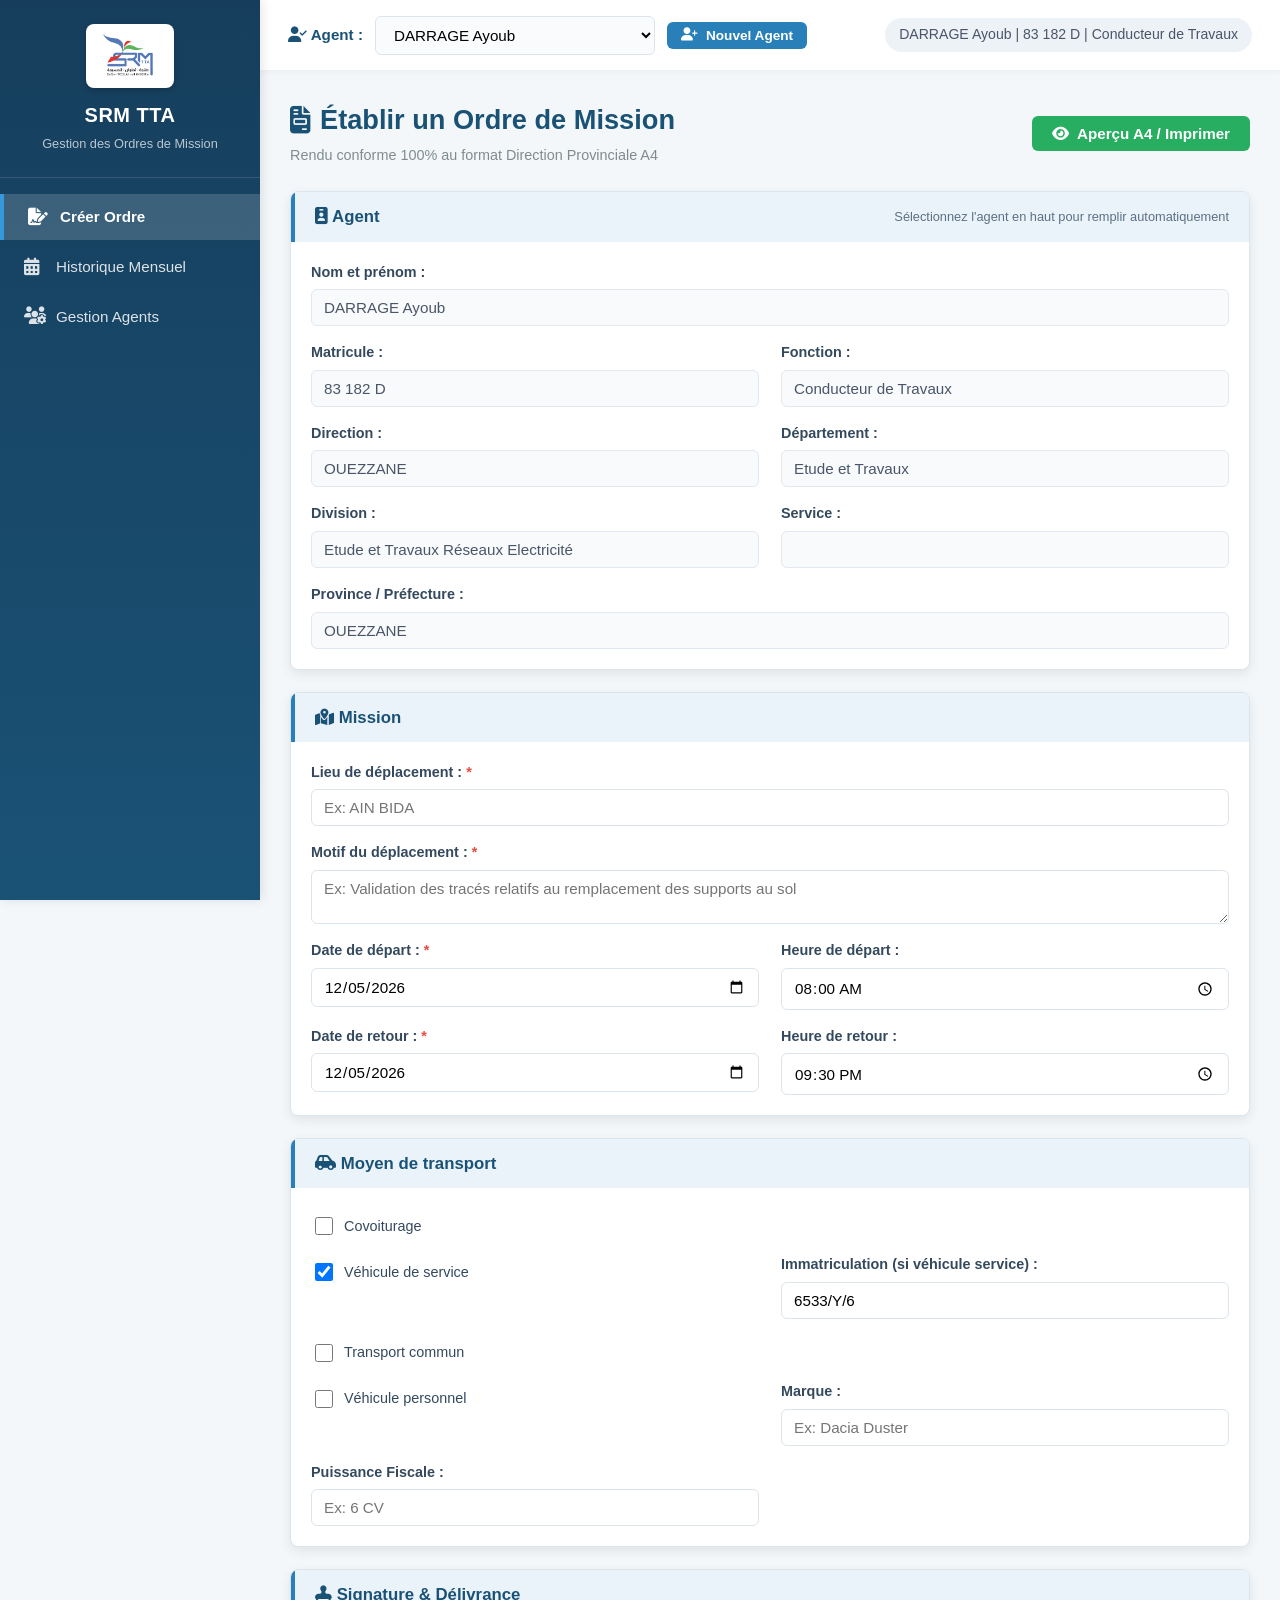
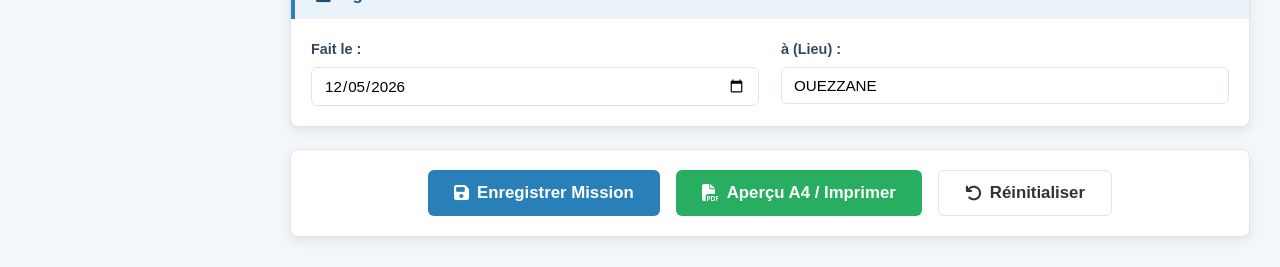
<file: index.html>
<!DOCTYPE html>
<html lang="fr">
<head>
    <meta charset="UTF-8">
    <meta name="viewport" content="width=device-width, initial-scale=1.0">
    <meta name="theme-color" content="#1a5276">
    <title>Ordre de Mission - SRM TTA</title>
    <link rel="manifest" href="manifest.json">
    <link rel="apple-touch-icon" href="assets/logo.png">
    <link rel="stylesheet" href="css/style.css">
    <link rel="stylesheet" href="css/font-awesome.min.css">
    <link rel="stylesheet" href="https://cdnjs.cloudflare.com/ajax/libs/font-awesome/6.5.0/css/all.min.css">
    <!-- Local offline library first, CDN fallback -->
    <script src="js/html2pdf.bundle.min.js"></script>
    <script>
        if (typeof html2pdf === 'undefined') {
            document.write('<script src="https://cdnjs.cloudflare.com/ajax/libs/html2pdf.js/0.10.1/html2pdf.bundle.min.js"><\\/script>');
        }
    </script>
    <script src="js/logo_data.js"></script>
    <script>
        // Register Service Worker for 100% offline access
        if ('serviceWorker' in navigator) {
            window.addEventListener('load', () => {
                navigator.serviceWorker.register('sw.js')
                    .then(reg => console.log('Service Worker installé pour le mode Hors-Ligne', reg))
                    .catch(err => console.log('SW erreur', err));
            });
        }
    </script>
</head>
<body>

    <!-- ===== SIDEBAR ===== -->
    <aside class="sidebar" id="sidebar">
        <div class="sidebar-header">
            <div class="sidebar-logo-container">
                <img src="assets/logo.png" alt="Logo SRM TTA" class="sidebar-logo">
            </div>
            <h2>SRM TTA</h2>
            <p class="sidebar-subtitle">Gestion des Ordres de Mission</p>
        </div>
        <nav class="sidebar-nav">
            <button class="nav-btn active" data-view="new" onclick="App.switchView('new')">
                <i class="fas fa-file-signature"></i>
                <span>Créer Ordre</span>
            </button>
            <button class="nav-btn" data-view="history" onclick="App.switchView('history')">
                <i class="fas fa-calendar-alt"></i>
                <span>Historique Mensuel</span>
            </button>
            <button class="nav-btn" data-view="users" onclick="App.switchView('users')">
                <i class="fas fa-users-cog"></i>
                <span>Gestion Agents</span>
            </button>
        </nav>
    </aside>

    <!-- ===== MAIN CONTENT ===== -->
    <main class="main-content">

        <!-- Top Bar -->
        <header class="top-bar">
            <button class="menu-toggle" id="menu-toggle" onclick="App.toggleSidebar()">
                <i class="fas fa-bars"></i>
            </button>
            <div class="user-bar">
                <div class="user-select-group">
                    <label for="active-user-select"><i class="fas fa-user-check"></i> Agent :</label>
                    <select id="active-user-select" onchange="Users.selectActiveUser(this.value)">
                        <option value="">-- Choisir un agent (Remplissage Auto) --</option>
                    </select>
                    <button type="button" class="btn btn-sm btn-primary" onclick="Users.openModal()">
                        <i class="fas fa-user-plus"></i> <span class="hide-mobile">Nouvel Agent</span>
                    </button>
                </div>
                <div class="active-user-info" id="active-user-info"></div>
            </div>
        </header>

        <!-- ===== VIEW: NOUVEL ORDRE ===== -->
        <div id="view-new" class="view active">
            <div class="view-header">
                <div>
                    <h1><i class="fas fa-file-invoice"></i> Établir un Ordre de Mission</h1>
                    <p class="view-subtitle">Rendu conforme 100% au format Direction Provinciale A4</p>
                </div>
                <div class="header-actions">
                    <button type="button" class="btn btn-secondary" onclick="Missions.previewAndPrint()">
                        <i class="fas fa-eye"></i> Aperçu A4 / Imprimer
                    </button>
                </div>
            </div>

            <form id="mission-form" class="mission-form" onsubmit="Missions.save(event)">
                <input type="hidden" id="mission-id" value="">

                <!-- Section Agent -->
                <div class="form-section">
                    <div class="form-section-title">
                        <span><i class="fas fa-id-badge"></i> Agent</span>
                        <span class="section-hint">Sélectionnez l'agent en haut pour remplir automatiquement</span>
                    </div>
                    <div class="form-grid">
                        <div class="form-group full-width">
                            <label>Nom et prénom :</label>
                            <input type="text" id="m-nom" readonly placeholder="Auto-rempli via la barre d'agent">
                        </div>
                        <div class="form-group">
                            <label>Matricule :</label>
                            <input type="text" id="m-matricule" readonly>
                        </div>
                        <div class="form-group">
                            <label>Fonction :</label>
                            <input type="text" id="m-fonction" readonly>
                        </div>
                        <div class="form-group">
                            <label>Direction :</label>
                            <input type="text" id="m-direction" readonly>
                        </div>
                        <div class="form-group">
                            <label>Département :</label>
                            <input type="text" id="m-departement" readonly>
                        </div>
                        <div class="form-group">
                            <label>Division :</label>
                            <input type="text" id="m-division" readonly>
                        </div>
                        <div class="form-group">
                            <label>Service :</label>
                            <input type="text" id="m-service" readonly>
                        </div>
                        <div class="form-group full-width">
                            <label>Province / Préfecture :</label>
                            <input type="text" id="m-province" readonly>
                        </div>
                    </div>
                </div>

                <!-- Section Mission -->
                <div class="form-section">
                    <div class="form-section-title">
                        <span><i class="fas fa-map-marked-alt"></i> Mission</span>
                    </div>
                    <div class="form-grid">
                        <div class="form-group full-width">
                            <label>Lieu de déplacement : <span class="required">*</span></label>
                            <input type="text" id="m-lieu" required placeholder="Ex: AIN BIDA">
                        </div>
                        <div class="form-group full-width">
                            <label>Motif du déplacement : <span class="required">*</span></label>
                            <textarea id="m-motif" required rows="2" placeholder="Ex: Validation des tracés relatifs au remplacement des supports au sol"></textarea>
                        </div>
                        <div class="form-group">
                            <label>Date de départ : <span class="required">*</span></label>
                            <input type="date" id="m-date-depart" required>
                        </div>
                        <div class="form-group">
                            <label>Heure de départ :</label>
                            <input type="time" id="m-heure-depart" value="08:00">
                        </div>
                        <div class="form-group">
                            <label>Date de retour : <span class="required">*</span></label>
                            <input type="date" id="m-date-retour" required>
                        </div>
                        <div class="form-group">
                            <label>Heure de retour :</label>
                            <input type="time" id="m-heure-retour" value="21:30">
                        </div>
                    </div>
                </div>

                <!-- Section Moyen de transport -->
                <div class="form-section">
                    <div class="form-section-title">
                        <span><i class="fas fa-car-side"></i> Moyen de transport</span>
                    </div>
                    <div class="form-grid">
                        <div class="form-group full-width">
                            <label class="checkbox-label">
                                <input type="checkbox" id="m-covoiturage">
                                <span>Covoiturage</span>
                            </label>
                        </div>
                        <div class="form-group">
                            <label class="checkbox-label">
                                <input type="checkbox" id="m-vehicule-service" checked>
                                <span>Véhicule de service</span>
                            </label>
                        </div>
                        <div class="form-group">
                            <label>Immatriculation (si véhicule service) :</label>
                            <input type="text" id="m-vehicule-service-num" value="6533/Y/6" placeholder="Ex: 6533/Y/6">
                        </div>
                        <div class="form-group full-width">
                            <label class="checkbox-label">
                                <input type="checkbox" id="m-transport-commun">
                                <span>Transport commun</span>
                            </label>
                        </div>
                        <div class="form-group">
                            <label class="checkbox-label">
                                <input type="checkbox" id="m-vehicule-perso">
                                <span>Véhicule personnel</span>
                            </label>
                        </div>
                        <div class="form-group">
                            <label>Marque :</label>
                            <input type="text" id="m-vehicule-perso-marque" placeholder="Ex: Dacia Duster">
                        </div>
                        <div class="form-group">
                            <label>Puissance Fiscale :</label>
                            <input type="text" id="m-puissance-fiscale" placeholder="Ex: 6 CV">
                        </div>
                    </div>
                </div>

                <!-- Section Lieu et Date -->
                <div class="form-section">
                    <div class="form-section-title">
                        <span><i class="fas fa-stamp"></i> Signature & Délivrance</span>
                    </div>
                    <div class="form-grid">
                        <div class="form-group">
                            <label>Fait le :</label>
                            <input type="date" id="m-date-creation">
                        </div>
                        <div class="form-group">
                            <label>à (Lieu) :</label>
                            <input type="text" id="m-lieu-creation" placeholder="Ex: OUEZZANE">
                        </div>
                    </div>
                </div>

                <div class="form-actions">
                    <button type="submit" class="btn btn-primary btn-lg">
                        <i class="fas fa-save"></i> Enregistrer Mission
                    </button>
                    <button type="button" class="btn btn-secondary btn-lg" onclick="Missions.previewAndPrint()">
                        <i class="fas fa-file-pdf"></i> Aperçu A4 / Imprimer
                    </button>
                    <button type="button" class="btn btn-outline btn-lg" onclick="Missions.resetForm()">
                        <i class="fas fa-undo"></i> Réinitialiser
                    </button>
                </div>
            </form>
        </div>

        <!-- ===== VIEW: HISTORIQUE ===== -->
        <div id="view-history" class="view">
            <div class="view-header">
                <div>
                    <h1><i class="fas fa-history"></i> Historique des Ordres de Mission</h1>
                    <p class="view-subtitle">Consultez, réimprimez ou téléchargez les ordres par mois</p>
                </div>
            </div>

            <div class="history-controls">
                <div class="month-filter">
                    <button type="button" class="btn btn-sm btn-outline" onclick="History.prevMonth()">
                        <i class="fas fa-chevron-left"></i> Mois Précédent
                    </button>
                    <span class="month-label" id="history-month-label"></span>
                    <button type="button" class="btn btn-sm btn-outline" onclick="History.nextMonth()">
                        Mois Suivant <i class="fas fa-chevron-right"></i>
                    </button>
                </div>
                <div class="history-stats" id="history-stats"></div>
            </div>

            <div class="history-list" id="history-list"></div>
        </div>

        <!-- ===== VIEW: AGENTS ===== -->
        <div id="view-users" class="view">
            <div class="view-header">
                <div>
                    <h1><i class="fas fa-users"></i> Annuaire des Agents</h1>
                    <p class="view-subtitle">Enregistrez chaque agent une fois pour le remplissage automatique 1-clic</p>
                </div>
                <button type="button" class="btn btn-primary" onclick="Users.openModal()">
                    <i class="fas fa-user-plus"></i> Ajouter un Agent
                </button>
            </div>

            <div class="users-list" id="users-list"></div>
        </div>

    </main>

    <!-- ===== MODAL: AGENT ===== -->
    <div class="modal-overlay" id="modal-user" onclick="Users.closeModal(event)">
        <div class="modal" onclick="event.stopPropagation()">
            <div class="modal-header">
                <h2 id="modal-user-title"><i class="fas fa-user-plus"></i> Ajouter un Agent</h2>
                <button type="button" class="modal-close" onclick="Users.closeModal()">&times;</button>
            </div>
            <form id="user-form" onsubmit="Users.saveUser(event)">
                <input type="hidden" id="u-id" value="">
                <div class="form-grid">
                    <div class="form-group full-width">
                        <label>Nom et prénom : <span class="required">*</span></label>
                        <input type="text" id="u-nom" required placeholder="Ex: DARRAGE Ayoub">
                    </div>
                    <div class="form-group">
                        <label>Matricule : <span class="required">*</span></label>
                        <input type="text" id="u-matricule" required placeholder="Ex: 83 182 D">
                    </div>
                    <div class="form-group">
                        <label>Fonction : <span class="required">*</span></label>
                        <input type="text" id="u-fonction" required placeholder="Ex: Conducteur de Travaux">
                    </div>
                    <div class="form-group">
                        <label>Direction : <span class="required">*</span></label>
                        <input type="text" id="u-direction" required placeholder="Ex: OUEZZANE">
                    </div>
                    <div class="form-group">
                        <label>Département : <span class="required">*</span></label>
                        <input type="text" id="u-departement" required placeholder="Ex: Etude et Travaux">
                    </div>
                    <div class="form-group">
                        <label>Division : <span class="required">*</span></label>
                        <input type="text" id="u-division" required placeholder="Ex: Etude et Travaux Réseaux Electricité">
                    </div>
                    <div class="form-group">
                        <label>Service :</label>
                        <input type="text" id="u-service" placeholder="Ex: Service Exploitation">
                    </div>
                    <div class="form-group full-width">
                        <label>Province / Préfecture : <span class="required">*</span></label>
                        <input type="text" id="u-province" required placeholder="Ex: OUEZZANE">
                    </div>
                </div>
                <div class="form-actions">
                    <button type="submit" class="btn btn-primary">
                        <i class="fas fa-save"></i> Enregistrer l'Agent
                    </button>
                    <button type="button" class="btn btn-outline" onclick="Users.closeModal()">
                        Annuler
                    </button>
                </div>
            </form>
        </div>
    </div>

    <!-- ===== MODAL: APERÇU 100% A4 ===== -->
    <div class="modal-overlay modal-preview-overlay" id="modal-preview" onclick="PDF.closePreview(event)">
        <div class="modal modal-preview" onclick="event.stopPropagation()">
            <div class="modal-header">
                <h2><i class="fas fa-file-pdf"></i> Aperçu A4 Conforme 100%</h2>
                <div class="preview-actions">
                    <button type="button" class="btn btn-primary" onclick="PDF.exportPDF()">
                        <i class="fas fa-download"></i> Télécharger PDF A4
                    </button>
                    <button type="button" class="btn btn-secondary" onclick="PDF.print()">
                        <i class="fas fa-print"></i> Imprimer
                    </button>
                    <button type="button" class="modal-close" onclick="PDF.closePreview()">&times;</button>
                </div>
            </div>
            <div class="preview-container" id="preview-container">
                <!-- Exact A4 container generated here -->
            </div>
        </div>
    </div>

    <!-- ===== PRINT TEMPLATE (pour impression navigateur) ===== -->
    <div id="print-template" class="print-template"></div>

    <!-- TOAST NOTIFICATIONS -->
    <div class="toast-container" id="toast-container"></div>

    <script src="js/demo_data.js"></script>
    <script src="js/users.js"></script>
    <script src="js/missions.js"></script>
    <script src="js/pdf.js"></script>
    <script src="js/app.js"></script>
</body>
</html>
</file>
<file: css/style.css>
:root {
    --primary-color: #1a5276;
    --secondary-color: #2980b9;
    --tertiary-color: #3498db;
    --light-blue: #ebf3fa;
    --success-color: #27ae60;
    --danger-color: #e74c3c;
    --text-dark: #2c3e50;
    --text-light: #7f8c8d;
    --bg-color: #f4f7f9;
    --white: #ffffff;
    --border-color: #dce4ec;
    --shadow: 0 4px 12px rgba(0, 0, 0, 0.08);
    --transition: all 0.25s ease-in-out;
}

*, *::before, *::after {
    box-sizing: border-box;
}

body {
    margin: 0;
    font-family: -apple-system, BlinkMacSystemFont, "Segoe UI", Roboto, "Helvetica Neue", Arial, sans-serif;
    background-color: var(--bg-color);
    color: var(--text-dark);
    line-height: 1.5;
}

/* Sidebar */
.sidebar {
    width: 260px;
    height: 100vh;
    background: linear-gradient(180deg, #163e5c 0%, #1a5276 100%);
    color: var(--white);
    position: fixed;
    left: 0;
    top: 0;
    z-index: 100;
    display: flex;
    flex-direction: column;
    transition: var(--transition);
    box-shadow: 2px 0 10px rgba(0,0,0,0.1);
}

.sidebar-header {
    padding: 24px 20px;
    display: flex;
    flex-direction: column;
    align-items: center;
    border-bottom: 1px solid rgba(255, 255, 255, 0.12);
}

.sidebar-logo-container {
    background-color: #ffffff;
    padding: 8px 14px;
    border-radius: 8px;
    display: flex;
    align-items: center;
    justify-content: center;
    margin-bottom: 12px;
    box-shadow: 0 2px 6px rgba(0,0,0,0.2);
}

.sidebar-logo {
    height: 48px;
    width: auto;
    object-fit: contain;
}

.sidebar-header h2 {
    margin: 0;
    font-size: 1.25rem;
    font-weight: 700;
    letter-spacing: 0.5px;
}

.sidebar-subtitle {
    margin: 4px 0 0 0;
    font-size: 0.8rem;
    color: rgba(255,255,255,0.7);
}

.sidebar-nav {
    display: flex;
    flex-direction: column;
    padding: 16px 0;
    gap: 4px;
    flex-grow: 1;
}

.nav-btn {
    padding: 14px 24px;
    background: none;
    border: none;
    color: rgba(255,255,255,0.85);
    text-align: left;
    font-size: 0.95rem;
    font-weight: 500;
    cursor: pointer;
    transition: var(--transition);
    display: flex;
    align-items: center;
    gap: 12px;
}

.nav-btn i {
    font-size: 1.1rem;
    width: 20px;
}

.nav-btn:hover {
    background-color: rgba(255, 255, 255, 0.08);
    color: #fff;
}

.nav-btn.active {
    background-color: rgba(255, 255, 255, 0.16);
    color: #fff;
    border-left: 4px solid #3498db;
    font-weight: 600;
}

/* Main Content */
.main-content {
    margin-left: 260px;
    min-height: 100vh;
    display: flex;
    flex-direction: column;
    transition: var(--transition);
}

/* Top bar with User quick select */
.top-bar {
    background-color: var(--white);
    height: 70px;
    padding: 0 28px;
    display: flex;
    align-items: center;
    justify-content: space-between;
    box-shadow: 0 2px 6px rgba(0,0,0,0.04);
    position: sticky;
    top: 0;
    z-index: 90;
}

.menu-toggle {
    display: none;
    background: none;
    border: none;
    font-size: 1.4rem;
    color: var(--primary-color);
    cursor: pointer;
}

.user-bar {
    display: flex;
    align-items: center;
    justify-content: space-between;
    width: 100%;
    gap: 20px;
}

.user-select-group {
    display: flex;
    align-items: center;
    gap: 12px;
}

.user-select-group label {
    font-weight: 600;
    font-size: 0.95rem;
    color: var(--primary-color);
    white-space: nowrap;
}

.user-select-group select {
    padding: 9px 14px;
    border: 1.5px solid var(--border-color);
    border-radius: 6px;
    min-width: 280px;
    font-size: 0.95rem;
    background-color: #fafbfc;
    cursor: pointer;
}

.user-select-group select:focus {
    outline: none;
    border-color: var(--secondary-color);
    background-color: #fff;
}

.active-user-info {
    font-size: 0.88rem;
    color: #4a5568;
    background-color: #edf2f7;
    padding: 6px 14px;
    border-radius: 20px;
    font-weight: 500;
}

/* Views */
.view {
    display: none;
    padding: 30px;
    flex-grow: 1;
}

.view.active {
    display: block;
}

.view-header {
    display: flex;
    justify-content: space-between;
    align-items: center;
    margin-bottom: 25px;
}

.view-header h1 {
    margin: 0;
    color: var(--primary-color);
    font-size: 1.7rem;
    display: flex;
    align-items: center;
    gap: 10px;
}

.view-subtitle {
    margin: 4px 0 0 0;
    color: var(--text-light);
    font-size: 0.9rem;
}

/* Forms */
.mission-form {
    max-width: 960px;
    margin: 0 auto;
}

.form-section {
    background-color: var(--white);
    border-radius: 8px;
    box-shadow: var(--shadow);
    margin-bottom: 22px;
    overflow: hidden;
    border: 1px solid var(--border-color);
}

.form-section-title {
    padding: 12px 20px;
    background-color: #ebf3fa;
    color: var(--primary-color);
    font-weight: 700;
    border-left: 4px solid var(--secondary-color);
    font-size: 1.05rem;
    display: flex;
    justify-content: space-between;
    align-items: center;
}

.section-hint {
    font-size: 0.8rem;
    font-weight: normal;
    color: #5b7083;
}

.form-grid {
    display: grid;
    grid-template-columns: 1fr 1fr;
    gap: 16px 22px;
    padding: 20px;
}

.form-group {
    display: flex;
    flex-direction: column;
    gap: 6px;
}

.form-group.full-width {
    grid-column: 1 / -1;
}

.form-group label {
    font-weight: 600;
    font-size: 0.9rem;
    color: #34495e;
}

.form-group input,
.form-group select,
.form-group textarea {
    width: 100%;
    padding: 9px 12px;
    border: 1.5px solid var(--border-color);
    border-radius: 6px;
    font-family: inherit;
    font-size: 0.95rem;
    transition: var(--transition);
}

.form-group input:focus,
.form-group select:focus,
.form-group textarea:focus {
    outline: none;
    border-color: var(--secondary-color);
    box-shadow: 0 0 0 3px rgba(41, 128, 185, 0.15);
}

input[readonly] {
    background-color: #f8fafc;
    border-color: #e2e8f0;
    color: #4a5568;
    cursor: default;
}

.required {
    color: var(--danger-color);
    font-weight: bold;
}

.checkbox-label {
    display: inline-flex !important;
    flex-direction: row !important;
    align-items: center;
    gap: 8px;
    font-weight: 500 !important;
    cursor: pointer;
    margin-top: 6px;
}

.checkbox-label input[type="checkbox"] {
    width: 18px;
    height: 18px;
    cursor: pointer;
}

.form-actions {
    display: flex;
    justify-content: center;
    gap: 16px;
    padding: 20px;
    background-color: var(--white);
    border-radius: 8px;
    box-shadow: var(--shadow);
    border: 1px solid var(--border-color);
}

/* Buttons */
.btn {
    padding: 9px 20px;
    border-radius: 6px;
    cursor: pointer;
    font-weight: 600;
    font-size: 0.95rem;
    border: none;
    transition: var(--transition);
    display: inline-flex;
    align-items: center;
    justify-content: center;
    gap: 8px;
    font-family: inherit;
    text-decoration: none;
}

.btn-primary {
    background-color: var(--secondary-color);
    color: #fff;
}
.btn-primary:hover {
    background-color: var(--primary-color);
}

.btn-secondary {
    background-color: #27ae60;
    color: #fff;
}
.btn-secondary:hover {
    background-color: #219653;
}

.btn-outline {
    background-color: transparent;
    border: 1.5px solid var(--border-color);
    color: #333;
}
.btn-outline:hover {
    background-color: #edf2f7;
}

.btn-danger {
    background-color: var(--danger-color);
    color: #fff;
}
.btn-danger:hover {
    background-color: #c0392b;
}

.btn-sm {
    padding: 6px 14px;
    font-size: 0.85rem;
}

.btn-lg {
    padding: 12px 26px;
    font-size: 1.05rem;
}

/* History */
.history-controls {
    display: flex;
    justify-content: space-between;
    align-items: center;
    margin-bottom: 25px;
    background-color: var(--white);
    padding: 16px 24px;
    border-radius: 8px;
    box-shadow: var(--shadow);
    border: 1px solid var(--border-color);
}

.month-filter {
    display: flex;
    align-items: center;
    gap: 15px;
}

.month-label {
    font-size: 1.25rem;
    font-weight: 700;
    min-width: 220px;
    text-align: center;
    color: var(--primary-color);
}

.history-stats {
    font-weight: 600;
    color: #555;
}

.history-list {
    display: grid;
    grid-template-columns: repeat(auto-fill, minmax(320px, 1fr));
    gap: 20px;
}

.mission-card {
    background-color: var(--white);
    border-radius: 8px;
    box-shadow: var(--shadow);
    border: 1px solid var(--border-color);
    border-left: 5px solid var(--secondary-color);
    padding: 20px;
    display: flex;
    flex-direction: column;
    gap: 12px;
}

.mission-card-header {
    display: flex;
    justify-content: space-between;
    align-items: center;
    border-bottom: 1px solid var(--border-color);
    padding-bottom: 10px;
}

.mission-card-header h3 {
    margin: 0;
    font-size: 1.1rem;
    color: var(--primary-color);
}

.mission-card .tag {
    background-color: #ebf3fa;
    color: var(--primary-color);
    padding: 3px 10px;
    border-radius: 12px;
    font-size: 0.8rem;
    font-weight: 600;
}

.mission-card-body p {
    margin: 6px 0;
    font-size: 0.92rem;
}

.mission-card-footer {
    display: flex;
    gap: 8px;
    border-top: 1px solid var(--border-color);
    padding-top: 12px;
    margin-top: auto;
}

/* User cards */
.users-list {
    display: grid;
    grid-template-columns: repeat(auto-fill, minmax(320px, 1fr));
    gap: 20px;
}

.user-card {
    background-color: var(--white);
    border-radius: 8px;
    box-shadow: var(--shadow);
    border: 1px solid var(--border-color);
    padding: 20px;
}

.user-card-header {
    display: flex;
    justify-content: space-between;
    align-items: center;
    border-bottom: 1px solid var(--border-color);
    padding-bottom: 10px;
    margin-bottom: 12px;
}

.user-card-header h3 {
    margin: 0;
    font-size: 1.15rem;
    color: var(--primary-color);
}

.user-card-header .tag {
    background-color: #e2e8f0;
    padding: 3px 8px;
    border-radius: 4px;
    font-family: monospace;
    font-size: 0.85rem;
}

.user-card-body p {
    margin: 6px 0;
    font-size: 0.9rem;
}

.user-card-actions {
    display: flex;
    gap: 10px;
    margin-top: 15px;
    border-top: 1px solid var(--border-color);
    padding-top: 12px;
}

/* Modals */
.modal-overlay {
    position: fixed;
    top: 0;
    left: 0;
    width: 100vw;
    height: 100vh;
    background-color: rgba(0, 0, 0, 0.55);
    z-index: 1000;
    display: none;
    justify-content: center;
    align-items: center;
    padding: 20px;
}

.modal-overlay.show {
    display: flex;
}

.modal {
    background-color: var(--white);
    border-radius: 10px;
    width: 100%;
    max-width: 650px;
    max-height: 90vh;
    overflow-y: auto;
    box-shadow: 0 10px 35px rgba(0, 0, 0, 0.25);
}

.modal-preview {
    max-width: 980px;
    height: 94vh;
    display: flex;
    flex-direction: column;
}

.modal-header {
    display: flex;
    justify-content: space-between;
    align-items: center;
    padding: 16px 24px;
    border-bottom: 1px solid var(--border-color);
    background-color: #f8fafc;
    position: sticky;
    top: 0;
    z-index: 10;
}

.modal-header h2 {
    margin: 0;
    font-size: 1.25rem;
    color: var(--primary-color);
}

.preview-actions {
    display: flex;
    align-items: center;
    gap: 10px;
}

.modal-close {
    background: none;
    border: none;
    font-size: 1.8rem;
    line-height: 1;
    color: #718096;
    cursor: pointer;
    margin-left: 8px;
}
.modal-close:hover {
    color: var(--danger-color);
}

.preview-container {
    background-color: #4a5568;
    padding: 30px;
    overflow-y: auto;
    flex-grow: 1;
    display: flex;
    justify-content: center;
}

/* ==========================================================================
   EXACT 100% REPLICA OF THE MOROCCAN SRM TTA ORDRE DE MISSION A4 FORMAT
   ========================================================================== */

.a4-document {
    width: 210mm;
    height: 297mm;
    max-height: 297mm;
    background: #ffffff;
    margin: 0 auto;
    padding: 12mm 16mm 14mm 16mm;
    box-sizing: border-box;
    font-family: Arial, "Helvetica Neue", Helvetica, sans-serif;
    color: #000000;
    position: relative;
    font-size: 13px;
    line-height: 1.4;
    box-shadow: 0 4px 15px rgba(0,0,0,0.35);
    overflow: hidden;
    display: flex;
    flex-direction: column;
    justify-content: space-between;
}

/* ==========================================================================
   EXACT 100% REPLICA A4 DOCUMENT STYLES
   ========================================================================== */
.a4-document {
    width: 210mm;
    min-height: 297mm;
    max-height: 297mm;
    margin: 0 auto;
    background: #ffffff;
    box-sizing: border-box;
    padding: 6mm 8.3mm 8mm 8.3mm;
    font-family: 'Aptos Narrow', 'Calibri', 'Segoe UI', Arial, sans-serif;
    color: #000000;
    position: relative;
    overflow: hidden;
}

.om-table {
    width: 100%;
    border-collapse: collapse;
    table-layout: fixed;
    border: 1.5px solid #000000;
    box-sizing: border-box;
}

.om-table-header {
    margin-bottom: 3.5mm;
}

.om-table-header td {
    border: 1.5px solid #000000;
    vertical-align: middle;
}

.om-td-logo {
    width: 39mm;
    height: 25.5mm;
    text-align: center;
    padding: 2mm;
    background: #ffffff;
}

.om-logo-img {
    max-width: 35mm;
    max-height: 22mm;
    display: block;
    margin: 0 auto;
    object-fit: contain;
}

.om-td-title {
    text-align: center;
    padding: 2mm 3mm;
}

.om-hdr-subtitle {
    font-size: 14pt;
    font-weight: bold;
    margin-bottom: 4px;
    color: #000000;
    font-family: 'Calibri', 'Aptos', Arial, sans-serif;
}

.om-hdr-title {
    font-size: 18pt;
    font-weight: bold;
    color: #000000;
    font-family: 'Calibri', 'Aptos', Arial, sans-serif;
}

.om-td-meta {
    width: 27mm;
    padding: 0;
    text-align: center;
    font-family: 'Calibri', Arial, sans-serif;
    font-size: 11pt;
}

.om-meta-row {
    height: 8.5mm;
    display: flex;
    align-items: center;
    justify-content: center;
    box-sizing: border-box;
    padding: 0 2px;
}

.om-b-bottom {
    border-bottom: 1.5px solid #000000;
}

/* Main Form Table */
.om-table-body {
    border: 1.5px solid #000000;
}

.om-th-section {
    background-color: #215e99 !important;
    color: #ffffff !important;
    text-align: center;
    font-family: 'Aptos Narrow', 'Calibri', Arial, sans-serif;
    font-size: 11pt;
    font-weight: bold;
    height: 14.5pt;
    line-height: 14.5pt;
    border-top: 1.5px solid #000000 !important;
    border-bottom: 1.5px solid #000000 !important;
    border-left: 1.5px solid #000000 !important;
    border-right: 1.5px solid #000000 !important;
    -webkit-print-color-adjust: exact !important;
    print-color-adjust: exact !important;
    padding: 1px 0 !important;
}

.om-table-body tr:first-child .om-th-section {
    border-top: none !important;
}

.om-td-row {
    height: 23pt;
    padding: 1pt 5pt !important;
    vertical-align: middle;
    font-size: 9pt;
    border: none !important;
    border-left: 1.5px solid #000000 !important;
    border-right: 1.5px solid #000000 !important;
}

.om-col-half {
    width: 50%;
}

.om-field {
    display: flex;
    align-items: baseline;
    width: 100%;
    font-size: 9pt;
    color: #000000;
    white-space: nowrap;
}

.om-field-split {
    display: flex;
    width: 100%;
    align-items: baseline;
}

.om-label {
    flex-shrink: 0;
    font-weight: normal;
    color: #000000;
    margin-right: 4px;
}

.om-checkbox {
    flex-shrink: 0;
    margin-right: 4px;
    display: inline-flex;
    align-items: center;
}

.om-dots {
    flex-grow: 1;
    border-bottom: 1.2px dotted #000000;
    display: inline-block;
    height: 1.1em;
    position: relative;
    min-width: 15px;
}

.om-value {
    position: absolute;
    bottom: 1px;
    left: 4px;
    font-weight: bold;
    color: #000000;
    white-space: nowrap;
    font-size: 9.5pt;
}

.om-dots-fixed {
    border-bottom: 1.2px dotted #000000;
    display: inline-block;
    height: 1.1em;
    position: relative;
    padding: 0 4px;
    font-weight: bold;
    font-size: 9.5pt;
}

.om-row-spacer td {
    height: 10pt;
    border: none !important;
    border-left: 1.5px solid #000000 !important;
    border-right: 1.5px solid #000000 !important;
}

.om-td-signature {
    height: 58pt;
    padding: 5pt 10pt 4pt 10pt !important;
    border: none !important;
    border-left: 1.5px solid #000000 !important;
    border-right: 1.5px solid #000000 !important;
    vertical-align: top;
}

.om-sig-container {
    display: flex;
    justify-content: space-between;
    width: 100%;
}

.om-sig-left {
    display: flex;
    flex-direction: column;
    justify-content: flex-start;
    font-size: 9pt;
}

.om-sig-line {
    display: flex;
    align-items: baseline;
    gap: 6px;
}

.om-sig-right {
    width: 200px;
    text-align: center;
    font-size: 9pt;
}

.om-sig-title {
    margin-bottom: 35px;
}

.om-sig-dots {
    width: 100%;
    border-bottom: 1.2px dotted #000000;
}

.om-th-visa {
    background-color: #215e99 !important;
    color: #ffffff !important;
    text-align: center;
    font-family: 'Aptos Narrow', 'Calibri', Arial, sans-serif;
    font-size: 11pt;
    font-weight: bold;
    height: 14.5pt;
    line-height: 14.5pt;
    border-top: 1.5px solid #000000 !important;
    border-bottom: 1.5px solid #000000 !important;
    border-left: 1.5px solid #000000 !important;
    border-right: 1.5px solid #000000 !important;
    -webkit-print-color-adjust: exact !important;
    print-color-adjust: exact !important;
    padding: 1px 0 !important;
}

.om-td-visa {
    background-color: #ffffff;
    vertical-align: bottom;
    padding: 4px !important;
    border-bottom: 1.5px solid #000000 !important;
    border-left: 1.5px solid #000000 !important;
    border-right: 1.5px solid #000000 !important;
}

.om-border-right {
    border-right: 1.5px solid #000000 !important;
}

.om-td-visa-notice {
    position: relative;
}

.om-visa-notice-text {
    font-size: 8pt;
    line-height: 1.15;
    color: #000000;
    text-align: left;
    padding: 2px 4px;
}

.om-page-note {
    margin-top: 8pt;
    font-family: Arial, sans-serif;
    font-size: 10.5pt;
    line-height: 1.25;
    color: #000000;
    text-align: left;
}

.print-template {
    display: none;
}

@media print {
    @page {
        size: A4 portrait;
        margin: 0;
    }

    html, body {
        margin: 0 !important;
        padding: 0 !important;
        background: #ffffff !important;
        width: 210mm !important;
        height: 297mm !important;
        max-height: 297mm !important;
        overflow: hidden !important;
        -webkit-print-color-adjust: exact !important;
        print-color-adjust: exact !important;
    }

    body * {
        visibility: hidden;
    }

    .print-template, .print-template * {
        visibility: visible;
    }

    .print-template {
        display: block !important;
        position: absolute;
        left: 0;
        top: 0;
        width: 210mm;
        height: 297mm;
        margin: 0;
        padding: 0;
        background: #ffffff;
    }

    .a4-document {
        box-shadow: none !important;
        margin: 0 !important;
        width: 210mm !important;
        height: 297mm !important;
        max-height: 297mm !important;
        padding: 6mm 8.3mm 8mm 8.3mm !important;
        page-break-after: avoid !important;
        page-break-inside: avoid !important;
        overflow: hidden !important;
    }

    .om-th-section, .om-th-visa {
        background-color: #215e99 !important;
        color: #ffffff !important;
        -webkit-print-color-adjust: exact !important;
        print-color-adjust: exact !important;
    }

    .modal-overlay {
        display: none !important;
    }
}


/* Toast */
.toast-container {
    position: fixed;
    bottom: 24px;
    right: 24px;
    z-index: 9999;
    display: flex;
    flex-direction: column;
    gap: 10px;
}

.toast {
    background-color: #fff;
    color: #2d3748;
    padding: 14px 20px;
    border-radius: 8px;
    box-shadow: 0 8px 24px rgba(0,0,0,0.18);
    display: flex;
    align-items: center;
    gap: 12px;
    min-width: 280px;
    font-weight: 500;
    font-size: 0.95rem;
    animation: toastSlideIn 0.3s forwards;
    border-left: 5px solid #3498db;
}

.toast-success { border-left-color: #27ae60; }
.toast-error { border-left-color: #e74c3c; }
.toast-info { border-left-color: #2980b9; }

.toast-fadeout {
    opacity: 0;
    transform: translateX(100%);
    transition: all 0.3s ease;
}

@keyframes toastSlideIn {
    from { transform: translateX(100%); opacity: 0; }
    to { transform: translateX(0); opacity: 1; }
}

/* Responsive Mobile */
@media (max-width: 768px) {
    .sidebar {
        transform: translateX(-100%);
    }

    .sidebar.open {
        transform: translateX(0);
    }

    .main-content {
        margin-left: 0;
    }

    .menu-toggle {
        display: block;
    }

    .top-bar {
        padding: 0 16px;
    }

    .user-bar {
        flex-direction: column;
        align-items: stretch;
        gap: 10px;
    }

    .user-select-group {
        flex-wrap: wrap;
    }

    .user-select-group select {
        min-width: 140px;
        flex: 1;
    }

    .active-user-info {
        display: none;
    }

    .view {
        padding: 16px;
    }

    .form-grid {
        grid-template-columns: 1fr;
        padding: 14px;
    }

    .form-actions {
        flex-direction: column;
    }

    .history-controls {
        flex-direction: column;
        gap: 15px;
        text-align: center;
    }

    .month-filter {
        justify-content: center;
        width: 100%;
    }

    .preview-container {
        padding: 8px;
        overflow-x: auto;
        overflow-y: auto;
        -webkit-overflow-scrolling: touch;
        display: block;
        text-align: center;
    }

    .modal-preview {
        width: 98vw;
        height: 96vh;
        max-width: 100vw;
        margin: 0;
        border-radius: 6px;
    }

    .modal-header {
        padding: 12px 14px;
    }

    .preview-actions {
        gap: 6px;
    }

    .preview-actions .btn {
        padding: 6px 10px;
        font-size: 0.8rem;
    }

    /* Keep the document exactly 210mm x 297mm inside a zoomable container */
    .preview-container .a4-document {
        display: inline-block;
        text-align: left;
        margin: 0 auto;
        transform: scale(0.48);
        transform-origin: top center;
        margin-bottom: -150mm;
    }

    .hide-mobile {
        display: none;
    }
}
</file>
